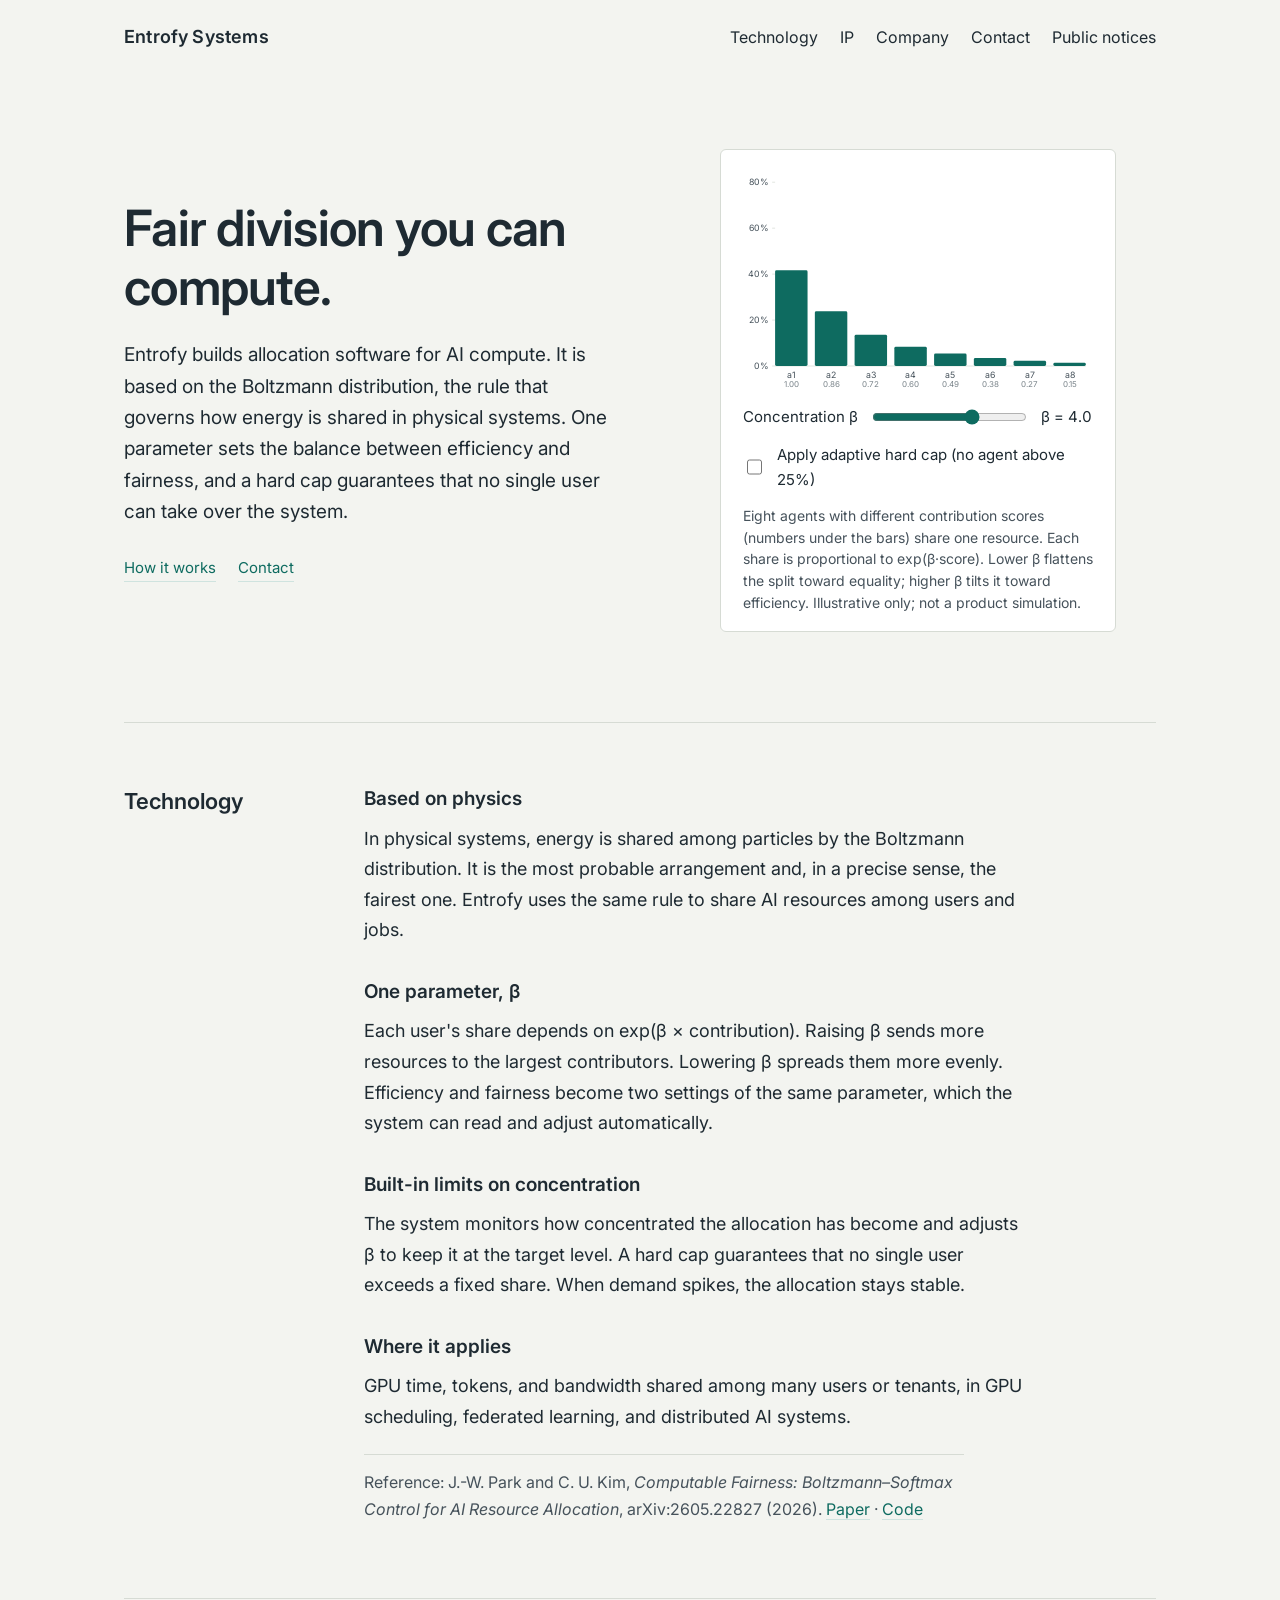
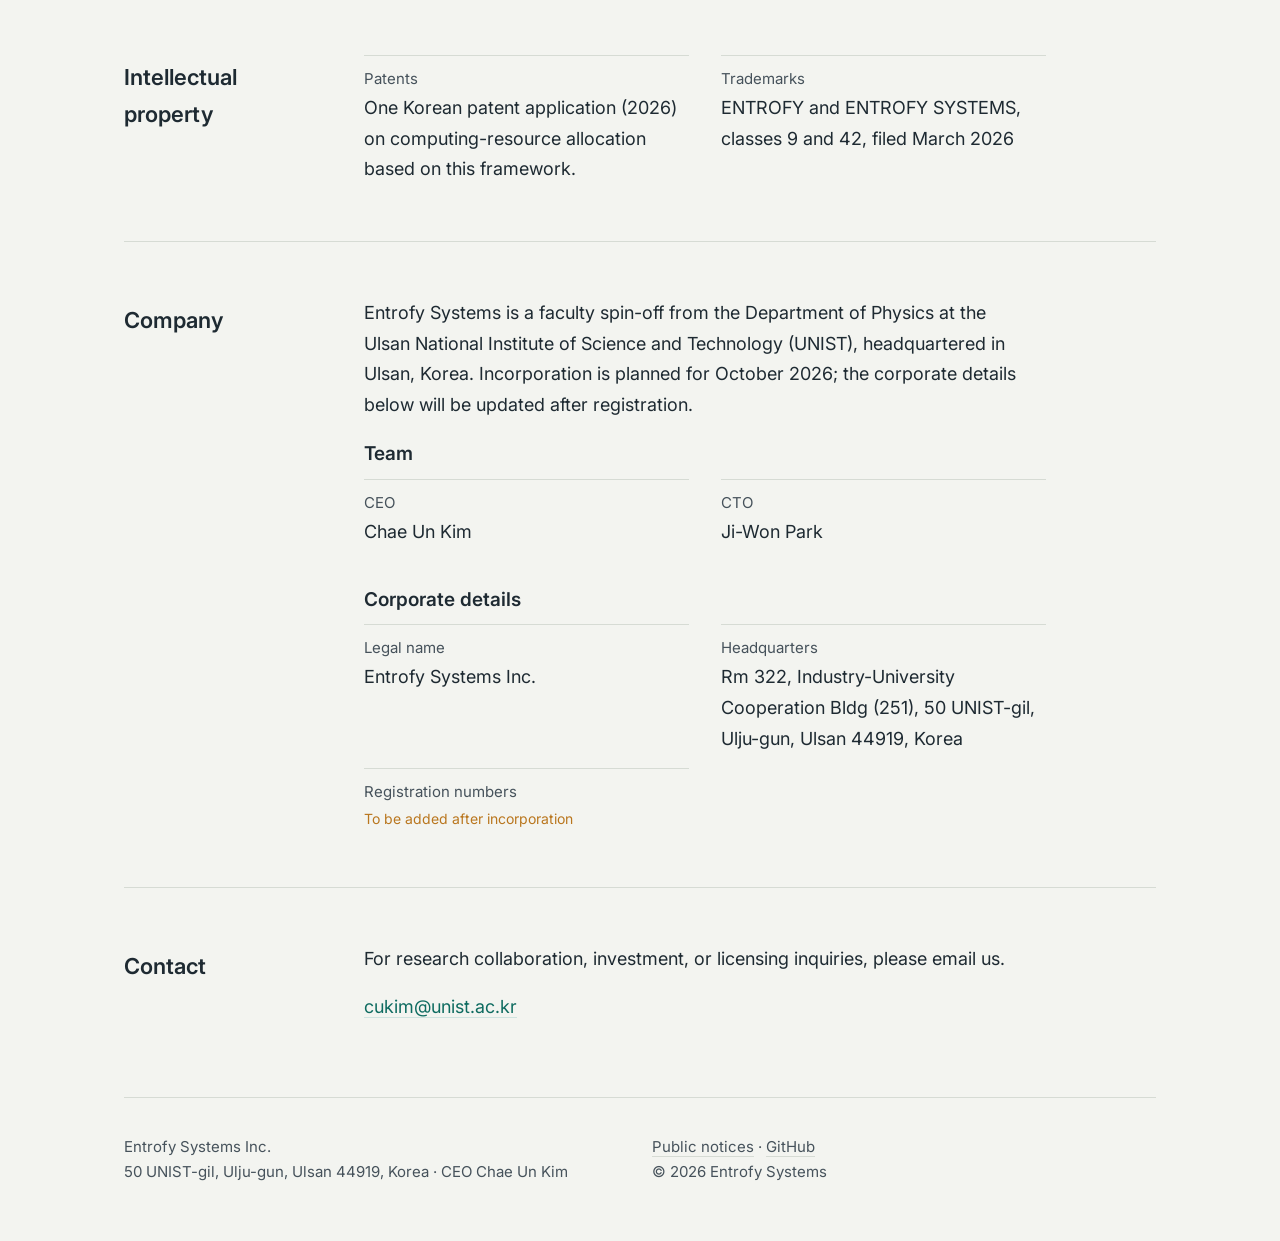
<file: index.html>
<!DOCTYPE html>
<html lang="en">
<head>
<meta charset="utf-8">
<meta name="viewport" content="width=device-width, initial-scale=1">
<title>Entrofy Systems — Boltzmann fair division for AI compute allocation</title>
<meta name="description" content="Entrofy builds allocation software for AI compute based on the Boltzmann distribution. One parameter sets the balance between efficiency and fairness; a hard cap guarantees that no single user can take over the system.">
<link rel="canonical" href="https://www.entrofy.com/">
<link rel="stylesheet" href="assets/style.css">
</head>
<body>

<header class="wrap site-head">
  <a class="brand" href="index.html">Entrofy Systems</a>
  <nav class="site-nav" aria-label="Main">
    <a href="#technology">Technology</a>
    <a href="#ip">IP</a>
    <a href="#company">Company</a>
    <a href="#contact">Contact</a>
    <a href="notices/index.html">Public notices</a>
  </nav>
</header>

<main class="wrap">

  <section class="hero">
    <div>
      <h1>Fair division you can compute.</h1>
      <p>Entrofy builds allocation software for AI compute. It is based on the Boltzmann distribution, the rule that governs how energy is shared in physical systems. One parameter sets the balance between efficiency and fairness, and a hard cap guarantees that no single user can take over the system.</p>
      <div class="hero-links">
        <a href="#technology">How it works</a>
        <a href="#contact">Contact</a>
      </div>
    </div>

    <figure class="figure">
      <svg id="alloc-figure" viewBox="0 0 480 300" role="img" aria-label="Boltzmann allocation shares for eight agents. Higher β concentrates shares on top agents; with the hard cap on, no agent exceeds the ceiling."></svg>
      <div class="figure-controls">
        <label>
          Concentration β
          <input id="beta" type="range" min="0" max="6" step="0.1" value="4">
          <output id="beta-out" for="beta">β = 4.0</output>
        </label>
        <label>
          <input id="cap" type="checkbox">
          Apply adaptive hard cap (no agent above 25%)
        </label>
      </div>
      <figcaption class="figure-caption">Eight agents with different contribution scores (numbers under the bars) share one resource. Each share is proportional to exp(β·score). Lower β flattens the split toward equality; higher β tilts it toward efficiency. Illustrative only; not a product simulation.</figcaption>
    </figure>
  </section>

  <section class="section" id="technology">
    <h2>Technology</h2>
    <div>
      <h3 class="first">Based on physics</h3>
      <p>In physical systems, energy is shared among particles by the Boltzmann distribution. It is the most probable arrangement and, in a precise sense, the fairest one. Entrofy uses the same rule to share AI resources among users and jobs.</p>

      <h3>One parameter, β</h3>
      <p>Each user's share depends on exp(β × contribution). Raising β sends more resources to the largest contributors. Lowering β spreads them more evenly. Efficiency and fairness become two settings of the same parameter, which the system can read and adjust automatically.</p>

      <h3>Built-in limits on concentration</h3>
      <p>The system monitors how concentrated the allocation has become and adjusts β to keep it at the target level. A hard cap guarantees that no single user exceeds a fixed share. When demand spikes, the allocation stays stable.</p>

      <h3>Where it applies</h3>
      <p>GPU time, tokens, and bandwidth shared among many users or tenants, in GPU scheduling, federated learning, and distributed AI systems.</p>
      <p class="cite">Reference: J.-W. Park and C. U. Kim, <em>Computable Fairness: Boltzmann–Softmax Control for AI Resource Allocation</em>, arXiv:2605.22827 (2026). <a href="https://arxiv.org/abs/2605.22827" rel="noopener">Paper</a> · <a href="https://github.com/entrofy-systems/computable-fairness" rel="noopener">Code</a></p>
    </div>
  </section>

  <section class="section" id="ip">
    <h2>Intellectual property</h2>
    <div>
      <dl class="facts">
        <div>
          <dt>Patents</dt>
          <dd>One Korean patent application (2026) on computing-resource allocation based on this framework.</dd>
        </div>
        <div>
          <dt>Trademarks</dt>
          <dd>ENTROFY and ENTROFY SYSTEMS, classes 9 and 42, filed March 2026</dd>
        </div>
      </dl>
    </div>
  </section>

  <section class="section" id="company">
    <h2>Company</h2>
    <div>
      <p>Entrofy Systems is a faculty spin-off from the Department of Physics at the Ulsan National Institute of Science and Technology (UNIST), headquartered in Ulsan, Korea. Incorporation is planned for October 2026; the corporate details below will be updated after registration.</p>
      <h3 class="first">Team</h3>
      <dl class="facts">
        <div>
          <dt>CEO</dt>
          <dd>Chae Un Kim</dd>
        </div>
        <div>
          <dt>CTO</dt>
          <dd>Ji-Won Park</dd>
        </div>
      </dl>

      <h3>Corporate details</h3>
      <dl class="facts">
        <div>
          <dt>Legal name</dt>
          <dd>Entrofy Systems Inc.</dd>
        </div>
        <div>
          <dt>Headquarters</dt>
          <dd>Rm 322, Industry-University Cooperation Bldg (251), 50 UNIST-gil, Ulju-gun, Ulsan 44919, Korea</dd>
        </div>
        <div>
          <dt>Registration numbers</dt>
          <dd class="pending">To be added after incorporation</dd>
        </div>
      </dl>
    </div>
  </section>

  <section class="section" id="contact">
    <h2>Contact</h2>
    <div>
      <p>For research collaboration, investment, or licensing inquiries, please email us.</p>
      <p><a href="mailto:cukim@unist.ac.kr">cukim@unist.ac.kr</a></p>
    </div>
  </section>

</main>

<footer class="wrap site-foot">
  <div>
    <div>Entrofy Systems Inc.</div>
    <div>50 UNIST-gil, Ulju-gun, Ulsan 44919, Korea · CEO Chae Un Kim</div>
  </div>
  <div>
    <div><a href="notices/index.html">Public notices</a> · <a href="https://github.com/entrofy-systems" rel="noopener">GitHub</a></div>
    <div>© 2026 Entrofy Systems</div>
  </div>
</footer>

<script src="assets/site.js"></script>
</body>
</html>
</file>
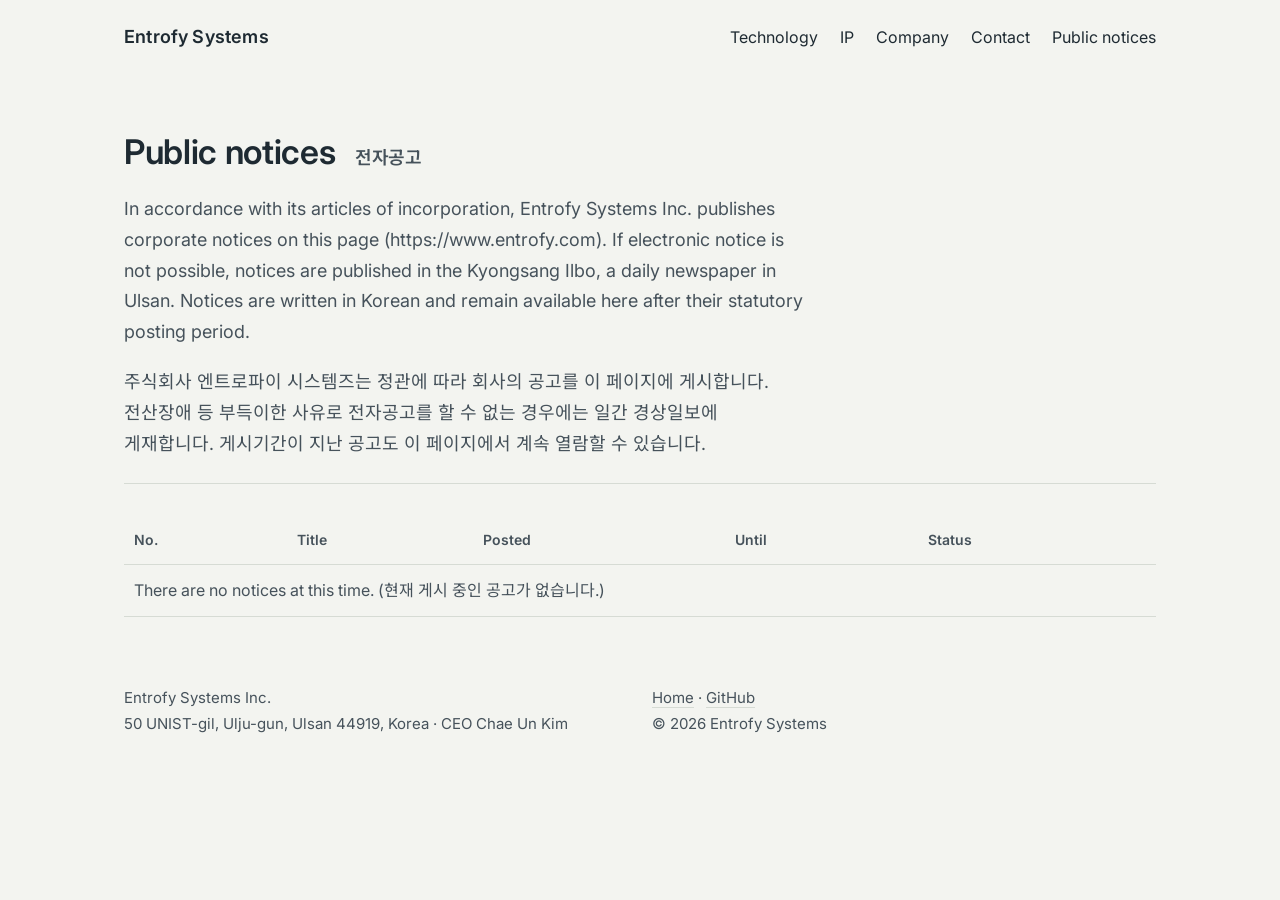
<file: notices/index.html>
<!DOCTYPE html>
<html lang="en">
<head>
<meta charset="utf-8">
<meta name="viewport" content="width=device-width, initial-scale=1">
<title>Public notices (전자공고) — Entrofy Systems</title>
<meta name="robots" content="index, follow">
<link rel="canonical" href="https://www.entrofy.com/notices/">
<link rel="stylesheet" href="../assets/style.css">
</head>
<body>

<header class="wrap site-head">
  <a class="brand" href="../index.html">Entrofy Systems</a>
  <nav class="site-nav" aria-label="Main">
    <a href="../index.html#technology">Technology</a>
    <a href="../index.html#ip">IP</a>
    <a href="../index.html#company">Company</a>
    <a href="../index.html#contact">Contact</a>
    <a href="index.html">Public notices</a>
  </nav>
</header>

<main class="wrap">
  <div class="page-title">
    <h1>Public notices <span class="ko-sub">전자공고</span></h1>
    <p>In accordance with its articles of incorporation, Entrofy Systems Inc. publishes corporate notices on this page (https://www.entrofy.com). If electronic notice is not possible, notices are published in the Kyongsang Ilbo, a daily newspaper in Ulsan. Notices are written in Korean and remain available here after their statutory posting period.</p>
    <p lang="ko" class="ko-note">주식회사 엔트로파이 시스템즈는 정관에 따라 회사의 공고를 이 페이지에 게시합니다. 전산장애 등 부득이한 사유로 전자공고를 할 수 없는 경우에는 일간 경상일보에 게재합니다. 게시기간이 지난 공고도 이 페이지에서 계속 열람할 수 있습니다.</p>
  </div>

  <table class="notice-list">
    <thead>
      <tr>
        <th>No.</th>
        <th>Title</th>
        <th>Posted</th>
        <th>Until</th>
        <th>Status</th>
      </tr>
    </thead>
    <tbody>
      <!--
        새 공고를 추가할 때: 아래 한 줄을 복사해 <tbody> 맨 위에 붙여 넣고 값을 바꾼 뒤,
        template.html 을 복사해 2026-001.html 같은 파일로 저장합니다.
        상태 클래스: status-open(게시 중 / Open) · status-closed(게시 종료 / Closed)

      <tr>
        <td class="num">2026-001</td>
        <td><a href="2026-001.html">제1기 재무상태표 공고</a></td>
        <td class="num">2027-03-31</td>
        <td class="num">2027-04-14</td>
        <td class="status-open">Open</td>
      </tr>
      -->
      <tr class="empty-row">
        <td colspan="5" class="empty">There are no notices at this time. (현재 게시 중인 공고가 없습니다.)</td>
      </tr>
    </tbody>
  </table>
</main>

<footer class="wrap site-foot">
  <div>
    <div>Entrofy Systems Inc.</div>
    <div>50 UNIST-gil, Ulju-gun, Ulsan 44919, Korea · CEO Chae Un Kim</div>
  </div>
  <div>
    <div><a href="../index.html">Home</a> · <a href="https://github.com/entrofy-systems" rel="noopener">GitHub</a></div>
    <div>© 2026 Entrofy Systems</div>
  </div>
</footer>

<script src="../assets/site.js"></script>
</body>
</html>
</file>
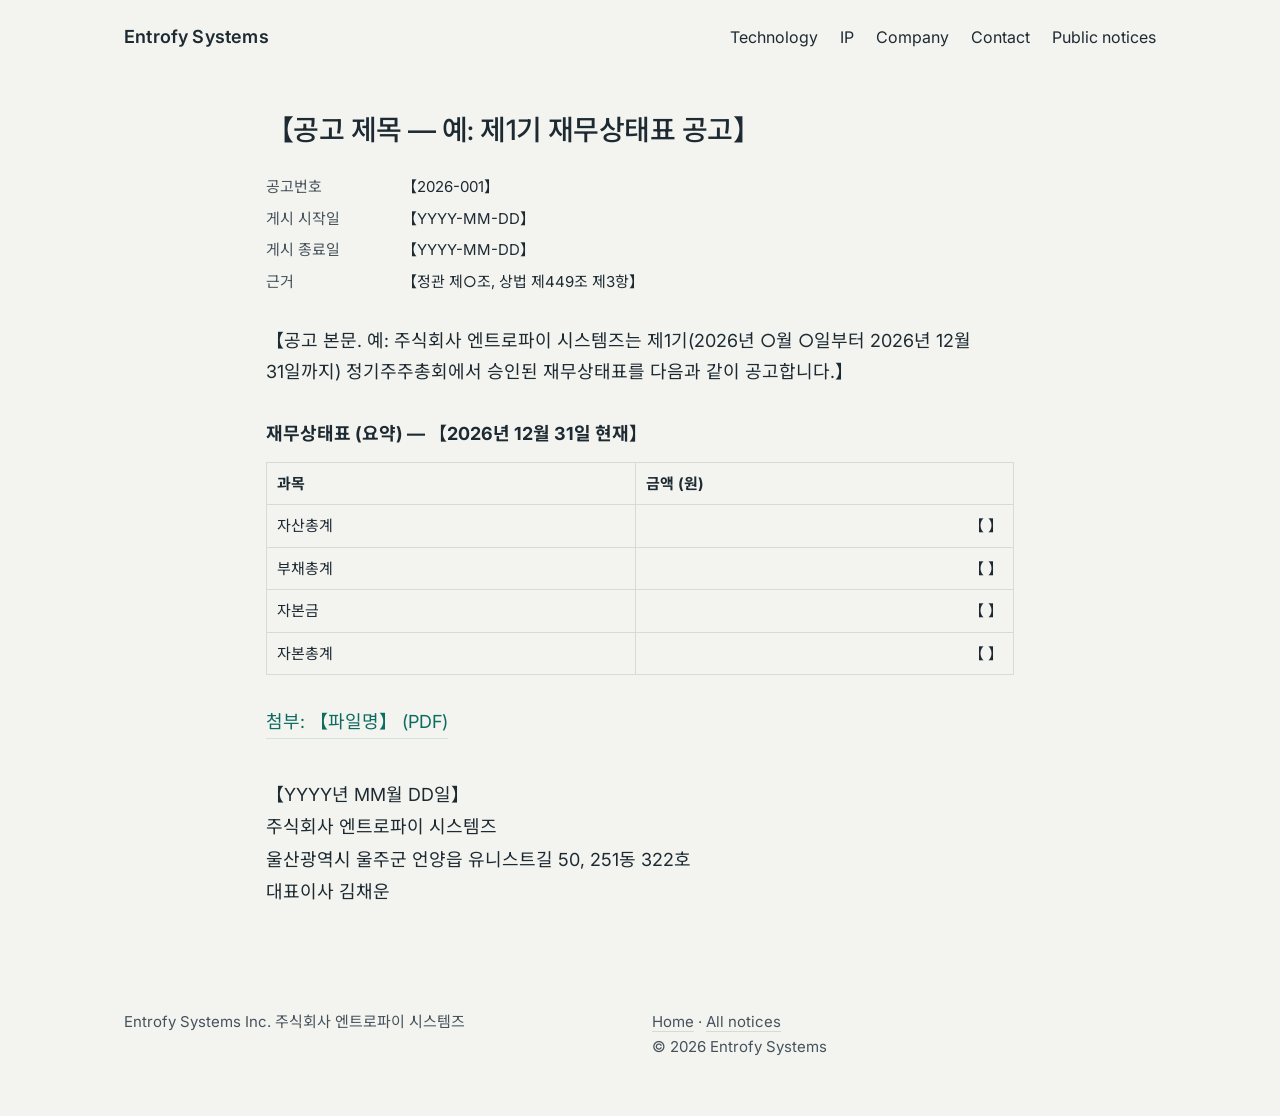
<file: notices/template.html>
<!DOCTYPE html>
<html lang="ko">
<head>
<meta charset="utf-8">
<meta name="viewport" content="width=device-width, initial-scale=1">
<!-- 사용법: 이 파일을 복사해 notices/2026-001.html 처럼 저장하고 【 】 안을 채웁니다.
     이 template.html 자체는 목록에 링크하지 않습니다. -->
<title>【공고 제목】 — Entrofy Systems 전자공고</title>
<link rel="stylesheet" href="../assets/style.css">
</head>
<body>

<header class="wrap site-head">
  <a class="brand" href="../index.html">Entrofy Systems</a>
  <nav class="site-nav" aria-label="Main">
    <a href="../index.html#technology">Technology</a>
    <a href="../index.html#ip">IP</a>
    <a href="../index.html#company">Company</a>
    <a href="../index.html#contact">Contact</a>
    <a href="index.html">Public notices</a>
  </nav>
</header>

<main class="wrap notice-body">
  <h1>【공고 제목 — 예: 제1기 재무상태표 공고】</h1>

  <dl class="notice-meta">
    <dt>공고번호</dt><dd>【2026-001】</dd>
    <dt>게시 시작일</dt><dd>【YYYY-MM-DD】</dd>
    <dt>게시 종료일</dt><dd>【YYYY-MM-DD】</dd>
    <dt>근거</dt><dd>【정관 제○조, 상법 제449조 제3항】</dd>
  </dl>

  <p>【공고 본문. 예: 주식회사 엔트로파이 시스템즈는 제1기(2026년 ○월 ○일부터 2026년 12월 31일까지) 정기주주총회에서 승인된 재무상태표를 다음과 같이 공고합니다.】</p>

  <!-- 재무상태표 공고용 표 (대분류 요약). 다른 공고에서는 삭제. -->
  <h2>재무상태표 (요약) — 【2026년 12월 31일 현재】</h2>
  <table>
    <thead><tr><th>과목</th><th>금액 (원)</th></tr></thead>
    <tbody>
      <tr><td>자산총계</td><td class="n">【 】</td></tr>
      <tr><td>부채총계</td><td class="n">【 】</td></tr>
      <tr><td>자본금</td><td class="n">【 】</td></tr>
      <tr><td>자본총계</td><td class="n">【 】</td></tr>
    </tbody>
  </table>

  <!-- 첨부 PDF가 있으면 notices/files/ 에 올리고 아래 링크 사용. 없으면 삭제. -->
  <a class="attachment" href="files/【2026-001.pdf】">첨부: 【파일명】 (PDF)</a>

  <div class="signature">
    【YYYY년 MM월 DD일】<br>
    주식회사 엔트로파이 시스템즈<br>
    울산광역시 울주군 언양읍 유니스트길 50, 251동 322호<br>
    대표이사 김채운
  </div>
</main>

<footer class="wrap site-foot">
  <div>
    <div>Entrofy Systems Inc. 주식회사 엔트로파이 시스템즈</div>
  </div>
  <div>
    <div><a href="../index.html">Home</a> · <a href="index.html">All notices</a></div>
    <div>© 2026 Entrofy Systems</div>
  </div>
</footer>

<script src="../assets/site.js"></script>
</body>
</html>
</file>
<file: assets/style.css>
@import url('https://fonts.googleapis.com/css2?family=Inter:wght@400;500;600&family=Noto+Sans+KR:wght@400;500&display=swap');

:root {
  --bg: #F3F4F0;
  --ink: #1E2A32;
  --muted: #46525B;
  --rule: #D6DBD4;
  --teal: #0E6B60;
  --teal-soft: #CFE3DF;
  --amber: #B9761E;
  --paper: #FFFFFF;
  --max: 1080px;
  --font: 'Inter', 'Noto Sans KR', 'Apple SD Gothic Neo', system-ui, sans-serif;
}

* { box-sizing: border-box; }
html { scroll-behavior: smooth; }
@media (prefers-reduced-motion: reduce) { html { scroll-behavior: auto; } }

body {
  margin: 0;
  word-break: keep-all;
  overflow-wrap: anywhere;
  background: var(--bg);
  color: var(--ink);
  font-family: var(--font);
  font-size: 18px;
  line-height: 1.7;
  -webkit-font-smoothing: antialiased;
}

a { color: var(--teal); text-decoration: none; border-bottom: 1px solid var(--teal-soft); }
a:hover { border-bottom-color: var(--teal); }
a:focus-visible, button:focus-visible, input:focus-visible {
  outline: 2px solid var(--amber); outline-offset: 3px;
}

.wrap { max-width: var(--max); margin: 0 auto; padding: 0 24px; }
.hero > *, .section > * { min-width: 0; }
body { overflow-x: hidden; }

/* header */
.site-head {
  display: flex; align-items: center; justify-content: space-between;
  padding-top: 22px; padding-bottom: 22px; gap: 24px;
}
.brand { font-weight: 600; font-size: 18px; letter-spacing: 0.01em; color: var(--ink); border: 0; }
.brand small { font-weight: 400; color: var(--muted); margin-left: 8px; }
.site-nav { display: flex; gap: 22px; align-items: center; flex-wrap: wrap; }
.site-nav a { color: var(--ink); border: 0; font-size: 16px; }
.site-nav a:hover { color: var(--teal); }

/* hero */
.hero {
  display: grid; grid-template-columns: 1.05fr 1fr; gap: 56px; align-items: center;
  padding: 56px 0 72px; border-bottom: 1px solid var(--rule);
}
.hero h1 {
  font-size: clamp(34px, 4.2vw, 50px); font-weight: 600; line-height: 1.18;
  letter-spacing: -0.015em; margin: 0 0 22px;
}
.hero p { font-size: 19px; color: var(--ink); line-height: 1.65; margin: 0 0 28px; max-width: 32em; }
.hero-links { display: flex; gap: 22px; flex-wrap: wrap; }
.hero-links a { font-size: 15px; }

/* the live allocation figure */
.figure {
  background: var(--paper); border: 1px solid var(--rule); border-radius: 6px; padding: 22px 22px 18px;
}
.figure svg { width: 100%; height: auto; display: block; }
.figure-controls { display: grid; gap: 12px; margin-top: 14px; font-size: 15px; color: var(--ink); }
.figure-controls label { display: flex; align-items: center; gap: 12px; }
.figure-controls input[type="range"] { flex: 1; accent-color: var(--teal); }
.figure-controls input[type="checkbox"] { accent-color: var(--amber); width: 16px; height: 16px; }
.figure-controls output { min-width: 3.5em; color: var(--ink); font-variant-numeric: tabular-nums; }
.figure-caption { font-size: 14px; color: var(--muted); margin: 12px 0 0; line-height: 1.55; }

/* sections: heading in a narrow left column, content on the right */
.section {
  display: grid; grid-template-columns: 200px 1fr; gap: 40px;
  padding: 56px 0; border-bottom: 1px solid var(--rule);
}
.section h2 { font-size: 22px; font-weight: 600; margin: 4px 0 0; }
.section h3 { font-size: 19px; font-weight: 600; margin: 30px 0 8px; }
.section h3.first { margin-top: 4px; }
.section p + h3.first { margin-top: 12px; }
.facts + h3 { margin-top: 36px; }
.section p { margin: 0 0 18px; max-width: 60ch; }
.section ul { padding-left: 1.2em; margin: 0 0 16px; max-width: 60ch; }
.section li { margin-bottom: 8px; }

.section .cite { font-size: 16px; color: var(--muted); margin-top: 22px; padding-top: 14px; border-top: 1px solid var(--rule); }
.pubs { list-style: none; padding: 0; margin: 0; max-width: 62ch; }
.pubs li { padding: 14px 0; border-top: 1px solid var(--rule); margin: 0; }
.pubs li:last-child { border-bottom: 1px solid var(--rule); }
.pubs .title { display: block; font-weight: 500; }
.pubs .meta { display: block; color: var(--muted); font-size: 16px; margin-top: 2px; }

.facts { display: grid; grid-template-columns: 1fr 1fr; gap: 14px 32px; max-width: 62ch; margin: 0; }
.facts div { border-top: 1px solid var(--rule); padding-top: 10px; }
.facts dt { font-size: 15px; color: var(--muted); }
.facts dd { margin: 2px 0 0; }
.pending { color: var(--amber); font-size: 14px; }

/* notices */
.page-title { padding: 48px 0 24px; border-bottom: 1px solid var(--rule); }
.page-title h1 .ko-sub { font-size: 18px; color: var(--muted); margin-left: 12px; }
.page-title h1 { font-size: 34px; font-weight: 600; letter-spacing: -0.01em; margin: 0 0 14px; }
.page-title p { color: var(--muted); margin: 0; max-width: 62ch; }
.page-title .ko-note { margin-top: 20px; }
.notice-list { width: 100%; border-collapse: collapse; margin: 32px 0; font-size: 16px; }
.notice-list th, .notice-list td { text-align: left; padding: 12px 10px; border-bottom: 1px solid var(--rule); vertical-align: top; }
.notice-list th { font-weight: 600; color: var(--muted); font-size: 14px; }
.notice-list td.num { white-space: nowrap; font-variant-numeric: tabular-nums; }
.status-open { color: var(--teal); font-weight: 500; }
.status-closed { color: var(--muted); }
.empty { padding: 40px 0; color: var(--muted); }

.notice-body { max-width: 68ch; padding: 32px 0 64px; }
.notice-body .notice-meta { display: grid; grid-template-columns: 8em 1fr; gap: 6px 16px; font-size: 15px; margin: 0 0 32px; }
.notice-body .notice-meta dt { color: var(--muted); }
.notice-body .notice-meta dd { margin: 0; }
.notice-body h1 { font-size: 28px; font-weight: 500; letter-spacing: -0.02em; margin: 0 0 20px; }
.notice-body h2 { font-size: 18px; margin: 32px 0 10px; }
.notice-body table { border-collapse: collapse; width: 100%; font-size: 15px; margin: 12px 0 24px; }
.notice-body table th, .notice-body table td { border: 1px solid var(--rule); padding: 8px 10px; text-align: left; }
.notice-body table td.n { text-align: right; font-variant-numeric: tabular-nums; }
.attachment { display: inline-block; margin-top: 8px; }
.signature { margin-top: 40px; line-height: 1.8; }

/* footer */
.site-foot {
  padding-top: 36px; padding-bottom: 56px; color: var(--muted); font-size: 15px; line-height: 1.7;
  display: grid; grid-template-columns: 1fr 1fr; gap: 24px;
}
.site-foot a { color: var(--muted); border-bottom-color: var(--rule); }

@media (max-width: 860px) {
  .hero { grid-template-columns: 1fr; gap: 36px; padding: 36px 0 48px; }
  .section { grid-template-columns: 1fr; gap: 12px; padding: 40px 0; }
  .facts { grid-template-columns: 1fr; }
  .site-foot { grid-template-columns: 1fr; }
  .site-head { flex-direction: column; align-items: flex-start; gap: 12px; }
  .hero h1 br { display: none; }
  .hero h1 { font-size: 30px; }
}
</file>
